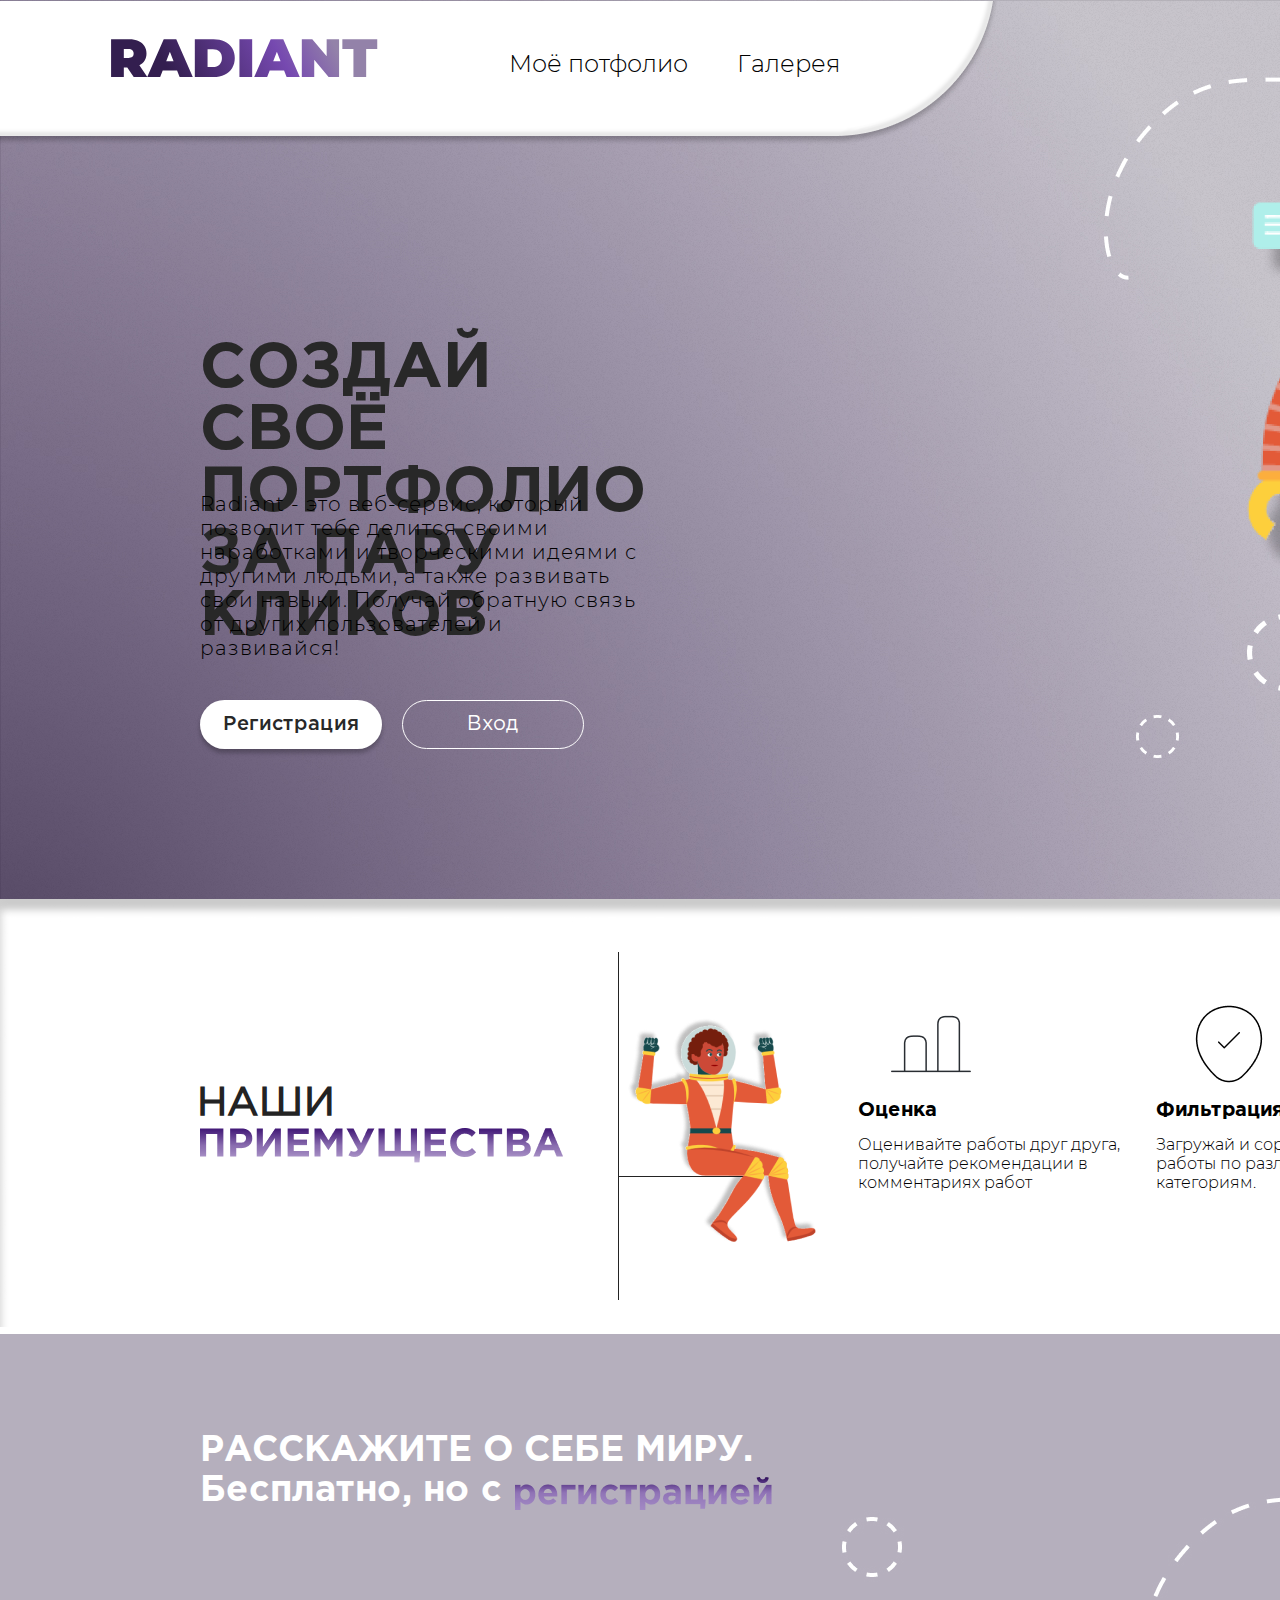
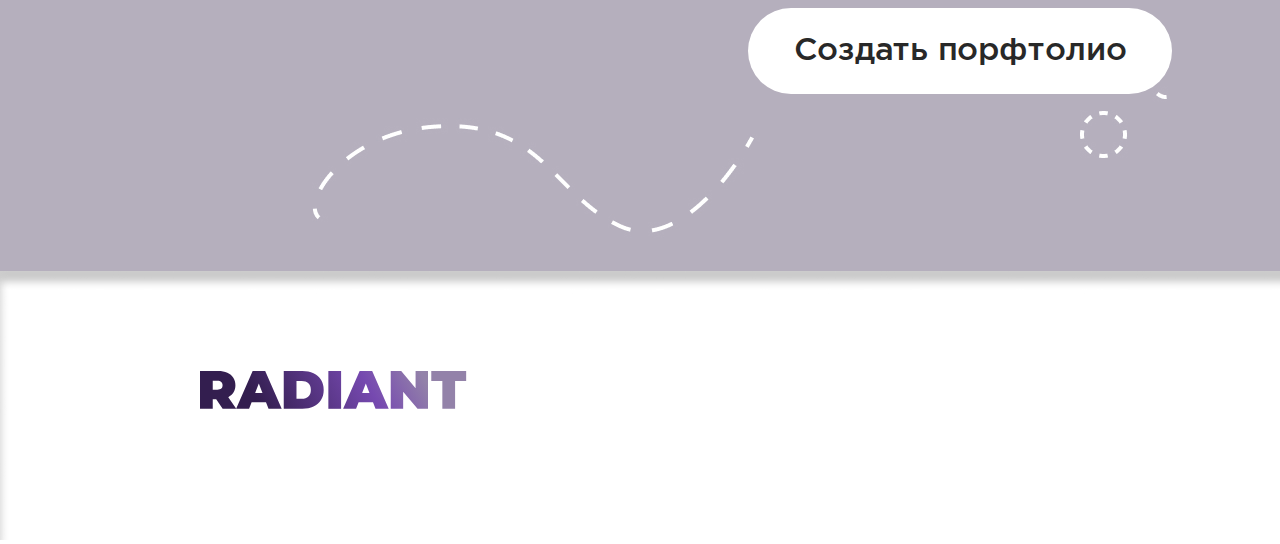
<file: index.html>
<!DOCTYPE html>
<html lang="en">
<head>
    <meta charset="UTF-8">
    <title>Radiant</title>
    <link rel="stylesheet" href="styles/style.css">
</head>
<body>

<div class="container-1">
    <div class="background-1">
        <img src="image/background.jpg" alt="Background 1">
    </div>
    <div class="robot-1">
        <img src="image/robot.png" alt="Robot-1">
    </div>
    <div class="content-1">
        <div class="header">
            <img src="image/header.png" alt="Header">
            <div class="logo">
                <img src="image/logo.svg" alt="Logo">
                <nav class="head-button">
                    <ul>
                        <li class="menu-item">
                            <a href="#">Моё потфолио</a>
                        </li>
                        <li class="menu-item">
                            <a href="#">Галерея</a>
                        </li>
                    </ul>
                </nav>
            </div>
        </div>
        <div class="main-info">
            <h1 class="main-title">СОЗДАЙ СВОЁ ПОРТФОЛИО ЗА ПАРУ КЛИКОВ</h1>
            <div class="main-text">
                Radiant - это веб-сервис, который позволит тебе делится своими наработками и творческими идеями с
                другими людьми, а также развивать свои навыки.
                Получай обратную связь от других пользователей и развивайся!
            </div>
            <div class="main-buttons">
                <button class="reg" id="open-pop-up">Регистрация</button>
                <button class="log" id="open-pop-up-2">Вход</button>
            </div>
        </div>
    </div>
</div>
<div class="popup" id="popup">
    <div class="popup-container">
        <div class="popup-body" id="popup-body">
            <p>Регистрация</p>
            <form action="">
                <input type="text" placeholder="Логин">
                <input type="text" placeholder="Email">
                <input type="text" placeholder="Пароль">
                <input type="text" placeholder="Повторите пароль">
                <button class="popup-reg-1">Зарегистрироваться</button>
                <div class="popup-log-1"><a href="#">Вход</a></div>
            </form>
            <div class="popup-close" id="popup-close">
                <img src="image/popup-close.png" alt="Popup Close">
            </div>
            <div class="popup-icons">
                <div class="user-icon"><img src="image/user.png" alt="User Icon"></div>
                <div class="sms"><img src="image/sms.png" alt="SMS icon"></div>
                <div class="key-1"><img src="image/key.png" alt="Key Icon 1"></div>
                <div class="key-2"><img src="image/key.png" alt="Key Icon 2"></div>
            </div>
        </div>
    </div>
</div>
<div class="popup-2" id="popup-2">
    <div class="popup-container-2">
        <div class="popup-body-2" id="popup-body-2">
            <p class="login">Вход</p>
            <form action="">
                <input type="text" placeholder="Логин">
                <input type="text" placeholder="Пароль">
                <label class="popup-label">
                    <input type="checkbox" class="popup-checkbox">
                    <span class="remember-me-fake"></span>
                    <span class="remember-me">Запомнить меня</span>
                </label>
                <button class="popup-log-2">Войти</button>
                <div class="forgot-pass"><a href="#">Забыли пароль?</a></div>
                <div class="popup-reg-2"><a href="#">Зарегистрироваться</a></div>
            </form>
            <div class="popup-close-2" id="popup-close-2">
                <img src="image/popup-close.png" alt="Popup Close 2">
            </div>
            <div class="popup-icons-2">
                <div class="user-icon-2"><img src="image/user.png" alt="User Icon 2"></div>
                <div class="key-1-2"><img src="image/key.png" alt="Key Icon 1 2"></div>
            </div>
        </div>
    </div>
</div>
<div class="container-2">
    <div class="background-2">
        <img src="image/background2.jpg" alt="Background-2">
    </div>
    <div class="content-2">
        <div class="our-advantages">
            <div class="our">НАШИ</div>
            <div class="advantages">
                <img src="image/ADVANTAGES.png" alt="ADVANTAGES">
            </div>
        </div>
        <div class="astronaut">
            <img src="image/astronaut.png" alt="Astronaut">
        </div>
        <div class="second-info">
            <div class="second-info-point">
                <div class="img-icon">
                    <img src="image/icon1.png" alt="Icon-1">
                </div>
                <div class="title-icon">
                    <div>Оценка</div>
                </div>
                <div class="text-icon">
                    <div>Оценивайте работы друг друга, получайте рекомендации в комментариях работ</div>
                </div>
            </div>
            <div class="second-info-point">
                <div class="img-icon">
                    <img src="image/icon2.png" alt="Icon-2">
                </div>
                <div class="title-icon">
                    <div>Фильтрация</div>
                </div>
                <div class="text-icon">
                    <div>Загружай и сортируй свои работы по различным категориям.
                    </div>
                </div>
            </div>
            <div class="second-info-point">
                <div class="img-icon">
                    <img src="image/icon3.png" alt="Icon-3">
                </div>
                <div class="title-icon">
                    <div>Общение</div>
                </div>
                <div class="text-icon">
                    <div>Объединяйтесь в группы, где сможете сотрудничать в рамках конкретных проектов.
                    </div>
                </div>
            </div>
        </div>
    </div>
</div>
<div class="container-3">
    <div class="background-3">
        <img src="image/background3.jpg" alt="Background-3">
    </div>
    <div class="content-3">
        <div class="text-block-3">
            РАССКАЖИТЕ О СЕБЕ МИРУ. Бесплатно, но с
        </div>
        <div class="with-reg">
            <img src="image/With-Registration.png" alt="С регистрацией">
        </div>
        <div class="last-button">
            <button class="create-portfolio">Создать порфтолио</button>
        </div>
    </div>
</div>
<div class="container-4">
    <div class="background-footer">
        <img src="image/background-footer.jpg" alt="Footer Back">
        <div class="content-footer">
            <div class="footer-logo">
                <img src="image/footer-logo.svg" alt="Footer Logo">
            </div>
            <div class="links">
                <div class="networks">
                    <img src="image/vk.png" alt="VK">
                    <div class="net-text">
                        <div>@radiant</div>
                    </div>
                </div>
                <div class="networks">
                    <img src="image/instagram.png" alt="Instagram">
                    <div class="net-text">
                        <div>@radiant</div>
                    </div>
                </div>
            </div>
        </div>
    </div>
</div>
<script src="scripts/script.js"></script>
</body>
</file>
<file: styles/style.css>
* {
    margin: 0px;
    padding: 0px;
    box-sizing: border-box;
}

@font-face {
    font-family: Gotham Pro;
    src: url("../fonts/gothampro.ttf");
}

@font-face {
    font-family: Gotham Pro-Medium;
    src: url("../fonts/gothampro_medium.ttf");
    font-weight: bold;
}

@font-face {
    font-family: Gotham Pro-Bold;
    src: url("../fonts/gothampro_bold.ttf");
    font-weight: bold;
}

@font-face {
    font-family: Monserrat;
    src: url("../fonts/Montserrat-Light.ttf");
}
@font-face {
    font-family: Monserrat-Medium;
    src: url("../fonts/Montserrat-Medium.ttf");
}

.body {
    max-width: 1920px;
    max-height: 2268px;
}

.header {
    position: absolute;
    top: 1px;
}

.logo {
    position: absolute;
    display: flex;
    top: 38px;
    margin-left: 111px;
}

.head-button ul {
    margin-left: 130.76px;
    list-style: none;
    display: flex;
    top: 43px;
    color: #000000;
}

.head-button a:hover {
    color: #9747FF;
}

.menu-item {
    position: relative;
    margin-right: 27px;
    top: 10px;
    font-family: Monserrat;
    font-size: 24px;
    width: 201px;
    height: 29px;
    background: transparent;
}

.menu-item a {
    text-decoration: none;
    color: #000000;
}

.main-info {
    position: absolute;
    top: 338px;
    margin-right: 722px;
    margin-left: 200px;
}

.robot-1 {
    position: absolute;
    top: 97px;
    margin-left: 909px;
}

.main-text {
    margin-top: 30px;
    max-width: 766px;
    font-family: Monserrat, sans-serif;
    font-style: normal;
    font-weight: 400;
    font-size: 20px;
    line-height: 24px;
    letter-spacing: 0.05em;
    color: black;
}

.main-title {
    font-family: Gotham Pro-Bold, sans-serif;
    color: #282828;
    font-style: normal;
    font-weight: 700;
    font-size: 64px;
    line-height: 97%;
    max-width: 998px;
    max-height: 124px;
}

.main-buttons {
    margin-top: 40px;
    display: flex;
    align-items: center;
}

.reg {
    border-radius: 30px;
    background: #FFFFFF;
    box-shadow: 0px 4px 4px rgba(0, 0, 0, 0.25);
    border-color: transparent;
    padding: 15px 25px;
    width: 182px;
    height: 49px;
    font-size: 20px;
    font-style: normal;
    font-weight: 400;
    line-height: 19px;
    color: #282828;
    display: flex;
    align-items: center;
    justify-content: center;
    margin-right: 20px;
    font-family: Gotham Pro-Medium;
}

.log {
    border-radius: 30px;
    border: 1px solid #FFFFFF;
    background-color: transparent;
    padding: 15px 25px;
    width: 182px;
    height: 49px;
    font-size: 20px;
    font-style: normal;
    font-weight: 400;
    line-height: 19px;
    color: #FFFFFF;
    display: flex;
    align-items: center;
    justify-content: center;
    font-family: Gotham Pro, sans-serif;
}

.reg:hover {
    cursor: pointer;
    background-color: #663F98;
    color: #FFFFFF;
    border: 1px solid #FFFFFF;
    transform: scale(1.02);
}

.log:hover {
    cursor: pointer;
    background-color: #663F98;
    color: #FFFFFF;
    transform: scale(1.02);
}

.background-2 {
    position: absolute;
    margin-top: -7px;
    width: 1920px;
    height: 428px;
    left: 0px;
    top: 906px;
}

.our-advantages {
    position: absolute;
}

.our {
    position: absolute;
    width: 139px;
    height: 38px;
    left: 197px;
    top: 173px;
    font-family: Gotham Pro;
    font-style: normal;
    font-weight: 700;
    font-size: 40px;
    line-height: 38px;
    color: #232323;
}

.advantages {
    position: absolute;
    width: 363.06px;
    height: 34.32px;
    margin-left: 200px;
    margin-top: 216px;
}

.astronaut {
    position: absolute;
    width: 328px;
    height: 348px;
    left: 553px;
    margin-top: 40px;
}

.second-info {
    display: flex;
    flex-direction: row;
    align-items: flex-start;
    padding: 0px;
    gap: 35px;
    position: absolute;
    width: 862px;
    height: 228px;
    margin-left: 858px;
    margin-top: 75px;
}

.title-icon {
    font-family: Gotham Pro-Bold;
    position: relative;
    font-size: 20px;
    margin-bottom: 15px;
}

.text-icon {
    font-family: Monserrat;
    max-width: 263px;
}

.img-icon {
    display: flex;
    flex-direction: column;
    justify-content: center;
    align-items: center;
    width: 146px;
    height: 114px;
}

.background-3 {
    position: absolute;
    width: 1920px;
    height: 537px;
    left: 0px;
    top: 1334px;
}

.text-block-3 {
    position: absolute;
    width: 662px;
    height: 84px;
    left: 200px;
    margin-top: 520px;
    font-family: Gotham Pro-Bold;
    font-style: normal;
    font-weight: 700;
    font-size: 36px;
    line-height: 110%;
    color: #FFFFFF;
}

.with-reg {
    position: absolute;
    width: 256.53px;
    height: 32.94px;
    margin-left: 515px;
    margin-top: 565px;
}

.create-portfolio {
    border-radius: 50px;
    background: #FFFFFF;
    border-color: transparent;
    padding: 20px 30px;
    width: 424px;
    height: 86px;
    font-size: 32px;
    font-style: normal;
    font-weight: 400;
    line-height: 31px;
    color: #282828;
    justify-content: center;
    align-items: center;
    gap: 10px;
    position: absolute;
    left: 748px;
    font-family: Gotham Pro-Medium;
    flex: none;
    order: 0;
    flex-grow: 0;
    margin-top: 696px;
}

.create-portfolio:hover {
    cursor: pointer;
    background-color: #663F98;
    color: #FFFFFF;
    border: 1px solid #FFFFFF;



}

.background-footer {
    position: absolute;
    width: 1920px;
    height: 269px;
    left: 0px;
    top: 1871px;
    background: #FFFFFF;
    box-shadow: inset 0px 4px 10px rgba(255, 255, 255, 0.25), inset 0px 10px 10px rgba(0, 0, 0, 0.25);
}
.footer-logo{
    position: absolute;
    width: 266.16px;
    height: 37.8px;
    left: 200px;
    top: 100px;
}
.content-footer{

}
.links{
    display: flex;
    flex-direction: column;
    align-items: flex-start;
    padding: 0px;
    gap: 20px;

    position: absolute;
    width: 205px;
    height: 100px;
    left: 1515px;
    top: 69px;
    margin-right: 20px;

}
.networks{
    display: flex;
    align-items: center;

    font-family: Gotham Pro-Medium;
    font-style: normal;
    font-weight: 400;
    font-size: 24px;
    line-height: 23px;
    mar: 20px;



    color: #282828;
}
.net-text{
    margin-left: 20px;
}
.popup{
    display: none;
    width: 100%;
    height: 100%;
    position: fixed;
    top: 0;
    left: 0;
    background-color: rgba(0,0,0,0.4);
    z-index: 2;
}
.popup.active{
    display: block;
}
.popup-container{
    display: flex;
    width: 100%;
    height: 100%;

}
.popup-body{
    display: flex;
    margin: auto;
    width: 430px;
    height: 486px;
    gap: 10px;
    background-color: #B5AFBD;
    border-radius: 50px;
    display: flex;
    flex-direction: column;
}
.popup-body p {
    font-size: 32px;
    font-family: Gotham Pro;
    color: #FFFFFF;
    font-weight: 700;
    margin-top: 50px;
    margin-left: 109px;

}
.popup-body form{
    display: flex;
    flex-direction: column;
    margin-top: 1px;
    margin-left: 40px;
}
.popup-body input{
    width: 350px;
    height: 40px;
    background: #FFFFFF;
    border-radius: 20px;
    margin-top: 20px;
    outline: none;
    border: none;
    font-family:  Monserrat;
    font-style: normal;
    font-weight: 400;
    font-size: 16px;
    line-height: 20px;
    color: #929292;
    padding:  0 0 0 60px;
}
.popup-icons{
    position: absolute;
    display: flex;
    flex-direction: column;
    top: 331px;
    margin-top: 12px;
    margin-left: 60px;
}
.sms{
    margin-top: 36px;
}
.key-1{
    margin-top: 36px;
}
.key-2{
    margin-top: 36px;
}
.popup-close{
    position: absolute;
    margin-left: 359px;
    margin-top: 55px;
}
.popup-reg-1{
    display: flex;
    flex-direction: row;
    width: 232px;
    height: 35px;
    background: #FFFFFF;
    border-radius: 30px;
    justify-content: center;
    align-items: center;
    padding: 10px 30px;
    gap: 10px;
    margin-top: 30px;
    margin-left: 59px;
    border-color: transparent;
    font-family: Gotham Pro;
    font-weight: bold;
    font-size: 16px;
    box-shadow: 0px 4px 4px rgba(0, 0, 0, 0.25);
}
.popup-reg-1:hover{
    cursor: pointer;
    background-color: #715E8A;
    color: #FFFFFF;
    border: 1px solid #FFFFFF;
}
.popup-log-1{
    margin-left: 154.5px;
    margin-top: 20px;
    width: 41px;
    height: 20px;
    font-family: Monserrat;
    font-style: normal;
    font-weight: 400;
    font-size: 16px;
    line-height: 20px;
}
.popup-log-1 a{
    text-decoration: none;
    color: #FFFFFF;
}
.popup-log-1:hover{
    transform: scale(1.02);
}
.popup-close:hover{
    cursor: pointer;
    transform: scale(1.02);
}
.popup-2{
    display: none;
    width: 100%;
    height: 100%;
    position: fixed;
    top: 0;
    left: 0;
    background-color: rgba(0,0,0,0.4);
    z-index: 2;
}
.popup-2.active{
    display: block;
}
.popup-container-2{
    display: flex;
    width: 100%;
    height: 100%;

}
.popup-body-2{
    display: flex;
    margin: auto;
    width: 430px;
    height: 486px;
    gap: 10px;
    background-color: #B5AFBD;
    border-radius: 50px;
    display: flex;
    flex-direction: column;

}
.popup-body-2 p {
    font-size: 32px;
    font-family: Gotham Pro;
    color: #FFFFFF;
    font-weight: 700;
    margin-top: 50px;
    margin-left: 109px;

}
.popup-body-2 form{
    display: flex;
    flex-direction: column;
    margin-top: 1px;
    margin-left: 40px;
}
.popup-body-2 input{
    width: 350px;
    height: 40px;
    background: #FFFFFF;
    border-radius: 20px;
    margin-top: 20px;
    outline: none;
    border: none;
    font-family:  Monserrat;
    font-style: normal;
    font-weight: 400;
    font-size: 16px;
    line-height: 20px;
    color: #929292;
    padding:  0 0 0 60px;
}
.popup-icons-2{
    position: absolute;
    display: flex;
    flex-direction: column;
    top: 331px;
    margin-top: 12px;
    margin-left: 60px;
}
.key-1-2{
    margin-top: 36px;
}
.popup-close-2{
    position: absolute;
    margin-left: 359px;
    margin-top: 55px;
}
.popup-log-2{
    display: flex;
    flex-direction: row;
    width: 111px;
    height: 35px;
    background: #FFFFFF;
    border-radius: 30px;
    justify-content: center;
    align-items: center;
    padding: 10px 30px;
    gap: 10px;
    margin-top: 30px;
    margin-left: 119px;
    border-color: transparent;
    font-family: Gotham Pro;
    font-weight: bold;
    font-size: 16px;
    box-shadow: 0px 4px 4px rgba(0, 0, 0, 0.25);
}
.popup-log-2:hover{
    cursor: pointer;
    background-color: #715E8A;
    color: #FFFFFF;
    border: 1px solid #FFFFFF;
}
.popup-label{
    display: flex;
    flex-direction: row;
    align-items: center;
    margin-left: 88px;
    margin-top: 20px;
}
.popup-checkbox{
 display: none;
}
.remember-me-fake{
    display: inline-block;
    width: 20px;
    height: 20px;
    position: relative;
    border-radius: 50%;
    background-color: #fff;
    border-color: transparent;
}
.remember-me-fake::before{
    content: "";
    position: absolute;
    top: 50%;
    left: 50%;
    transform: translate(-50%, -50%);
    display: block;
    width: 10px;
    height: 10px;
    background-color: black;
    opacity: 0;
    transition: .2s;
    border-radius: 50%;
}
.popup-checkbox:checked + .remember-me-fake::before{
    opacity: 1;
}
.remember-me{
    margin-left: 20px;
    font-family: Monserrat;
    font-weight: 400;
    color: white;
}
.login{
    position: relative;
    left: 63px;
}
.forgot-pass{
    margin-left: 107.5px;
    margin-top: 20px;
    width: 137px;
    height: 20px;
    font-family: Monserrat;
    font-style: normal;
    font-weight: 400;
    font-size: 16px;
    line-height: 20px;
}
.forgot-pass a{
    text-decoration: none;
    color: #FFFFFF;
}
.forgot-pass:hover{
    transform: scale(1.02);
}
.popup-reg-2{
    margin-left: 89.5px;
    margin-top: 20px;
    width: 41px;
    height: 20px;
    font-family: Monserrat;
    font-style: normal;
    font-weight: 400;
    font-size: 16px;
    line-height: 20px;
}
.popup-reg-2 a{
    text-decoration: none;
    color: #FFFFFF;
}
.popup-reg-2:hover{
    transform: scale(1.02);
}
.popup-close-2:hover{
    cursor: pointer;
    transform: scale(1.02);
}
</file>
